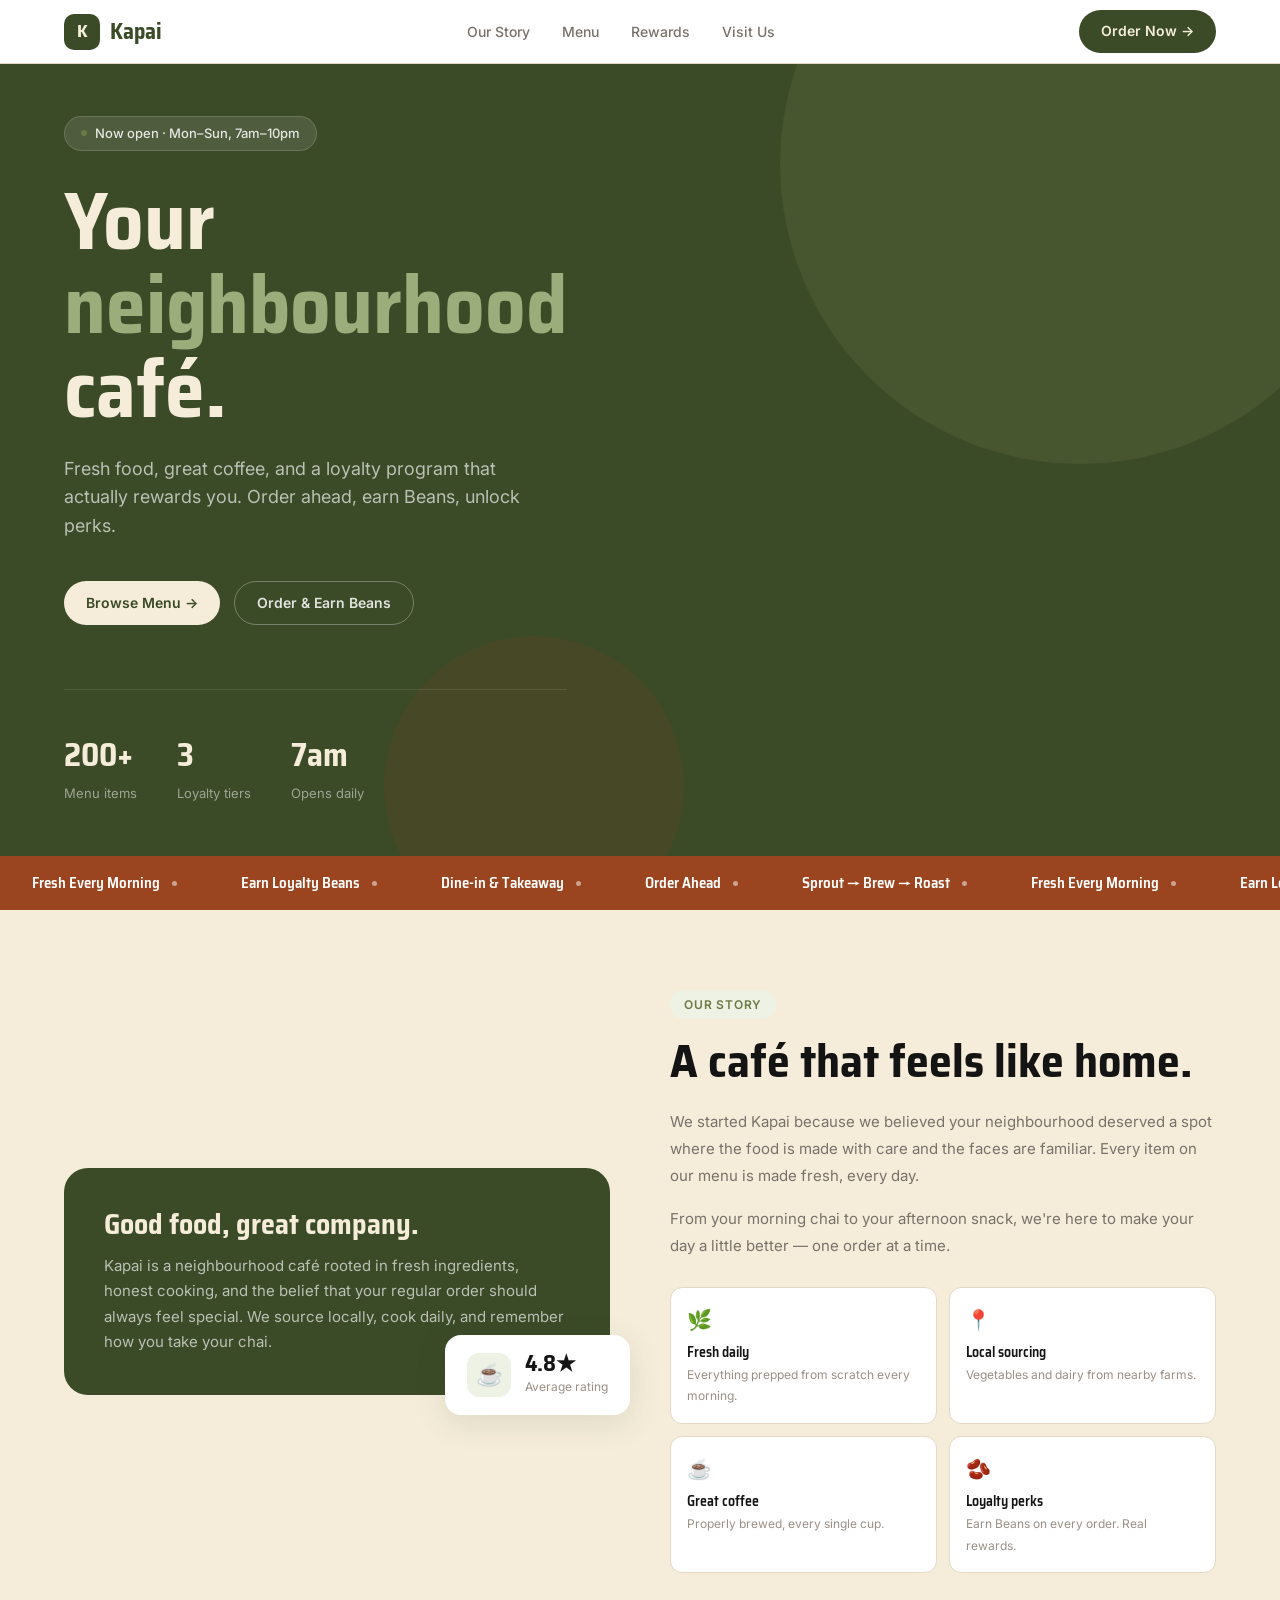
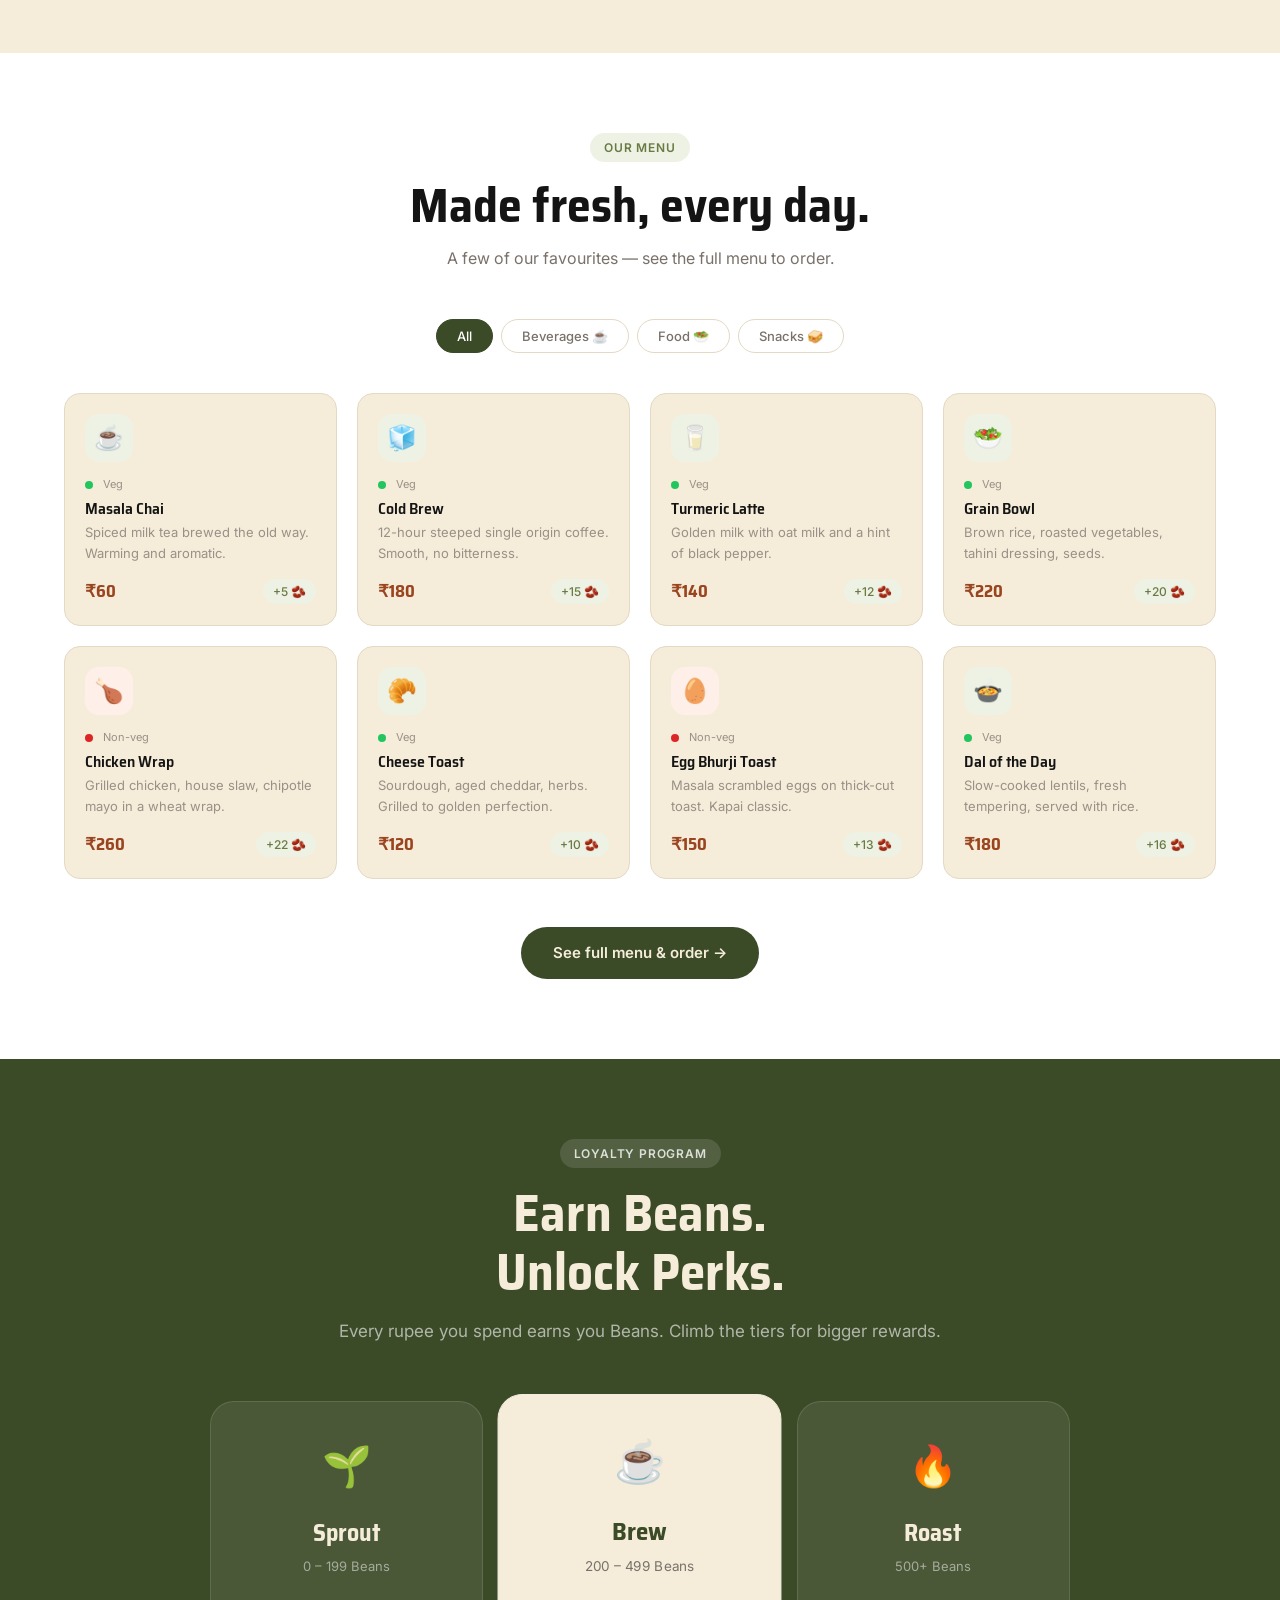
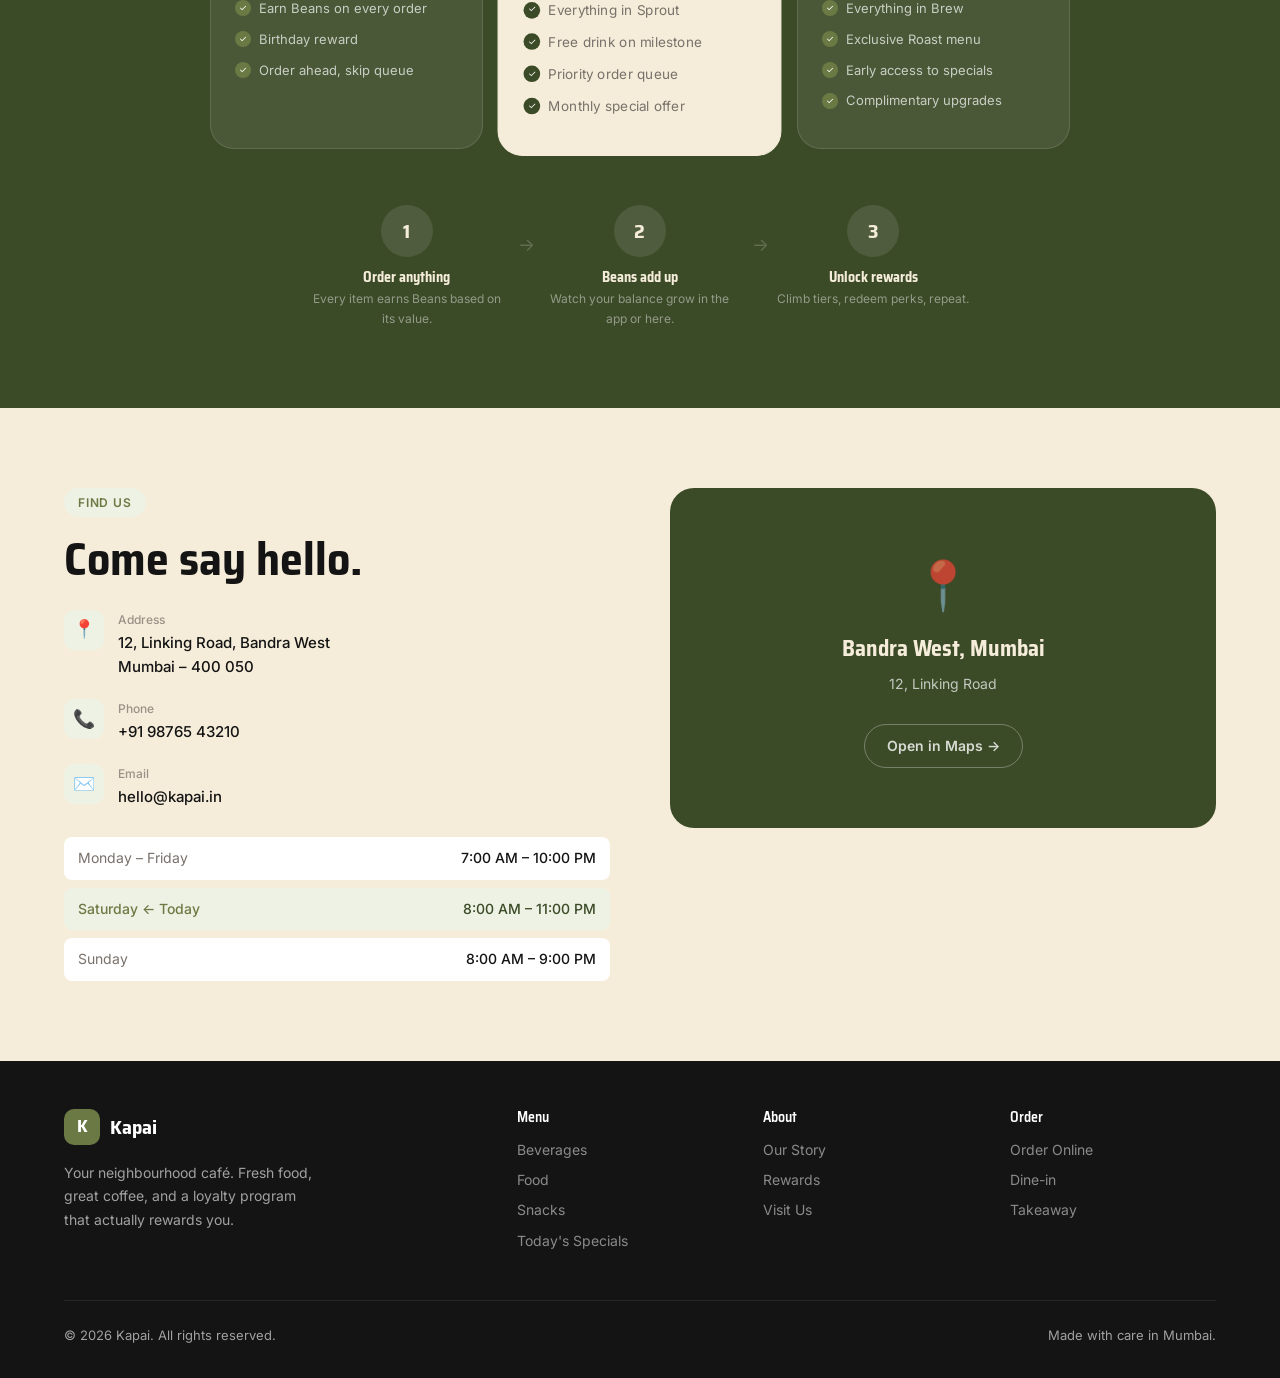
<file: website/index.html>
<!DOCTYPE html>
<html lang="en">
<head>
  <meta charset="UTF-8" />
  <meta name="viewport" content="width=device-width, initial-scale=1.0" />
  <title>Kapai — Your Neighbourhood Café</title>
  <link rel="stylesheet" href="style.css" />
  <link rel="icon" href="data:image/svg+xml,<svg xmlns='http://www.w3.org/2000/svg' viewBox='0 0 100 100'><rect width='100' height='100' rx='22' fill='%233B4A27'/><text y='.9em' font-size='72' x='50%' text-anchor='middle' dy='0.1em'>K</text></svg>" />
</head>
<body>

  <!-- NAV -->
  <nav>
    <a href="index.html" class="nav-logo">
      <div class="nav-logo-mark">K</div>
      <span class="nav-logo-text">Kapai</span>
    </a>
    <ul class="nav-links">
      <li><a href="#about">Our Story</a></li>
      <li><a href="#menu">Menu</a></li>
      <li><a href="#loyalty">Rewards</a></li>
      <li><a href="#location">Visit Us</a></li>
    </ul>
    <a href="menu.html" class="btn-primary">Order Now →</a>
  </nav>

  <!-- HERO -->
  <section class="hero">
    <div class="hero-bg-circles">
      <div class="hero-circle-1"></div>
      <div class="hero-circle-2"></div>
    </div>
    <div class="hero-content">
      <div class="hero-tag">
        <span class="hero-dot"></span>
        Now open · Mon–Sun, 7am–10pm
      </div>
      <h1>Your<br/><span>neighbourhood</span><br/>café.</h1>
      <p>Fresh food, great coffee, and a loyalty program that actually rewards you. Order ahead, earn Beans, unlock perks.</p>
      <div class="hero-ctas">
        <a href="menu.html" class="btn-primary" style="background:var(--cream);color:var(--olive);">Browse Menu →</a>
        <a href="menu.html" class="btn-secondary" style="border-color:rgba(255,255,255,0.3);color:rgba(255,255,255,0.85);">Order &amp; Earn Beans</a>
      </div>
      <div class="hero-stats">
        <div>
          <div class="hero-stat-value">200+</div>
          <div class="hero-stat-label">Menu items</div>
        </div>
        <div>
          <div class="hero-stat-value">3</div>
          <div class="hero-stat-label">Loyalty tiers</div>
        </div>
        <div>
          <div class="hero-stat-value">7am</div>
          <div class="hero-stat-label">Opens daily</div>
        </div>
      </div>
    </div>
  </section>

  <!-- MARQUEE -->
  <div class="marquee-strip" aria-hidden="true">
    <div class="marquee-inner">
      <span class="marquee-item">Fresh Every Morning <span class="marquee-dot"></span></span>
      <span class="marquee-item">Earn Loyalty Beans <span class="marquee-dot"></span></span>
      <span class="marquee-item">Dine-in &amp; Takeaway <span class="marquee-dot"></span></span>
      <span class="marquee-item">Order Ahead <span class="marquee-dot"></span></span>
      <span class="marquee-item">Sprout → Brew → Roast <span class="marquee-dot"></span></span>
      <span class="marquee-item">Fresh Every Morning <span class="marquee-dot"></span></span>
      <span class="marquee-item">Earn Loyalty Beans <span class="marquee-dot"></span></span>
      <span class="marquee-item">Dine-in &amp; Takeaway <span class="marquee-dot"></span></span>
      <span class="marquee-item">Order Ahead <span class="marquee-dot"></span></span>
      <span class="marquee-item">Sprout → Brew → Roast <span class="marquee-dot"></span></span>
    </div>
  </div>

  <!-- ABOUT -->
  <section class="about" id="about">
    <div class="about-visual">
      <div class="about-card-main">
        <h3>Good food, great company.</h3>
        <p>Kapai is a neighbourhood café rooted in fresh ingredients, honest cooking, and the belief that your regular order should always feel special. We source locally, cook daily, and remember how you take your chai.</p>
      </div>
      <div class="about-card-float">
        <div class="about-float-icon">☕</div>
        <div>
          <div class="about-float-value">4.8★</div>
          <div class="about-float-label">Average rating</div>
        </div>
      </div>
    </div>
    <div class="about-text">
      <span class="section-tag">Our Story</span>
      <h2>A café that feels like home.</h2>
      <p>We started Kapai because we believed your neighbourhood deserved a spot where the food is made with care and the faces are familiar. Every item on our menu is made fresh, every day.</p>
      <p>From your morning chai to your afternoon snack, we're here to make your day a little better — one order at a time.</p>
      <div class="about-pillars">
        <div class="about-pillar">
          <div class="about-pillar-icon">🌿</div>
          <h4>Fresh daily</h4>
          <p>Everything prepped from scratch every morning.</p>
        </div>
        <div class="about-pillar">
          <div class="about-pillar-icon">📍</div>
          <h4>Local sourcing</h4>
          <p>Vegetables and dairy from nearby farms.</p>
        </div>
        <div class="about-pillar">
          <div class="about-pillar-icon">☕</div>
          <h4>Great coffee</h4>
          <p>Properly brewed, every single cup.</p>
        </div>
        <div class="about-pillar">
          <div class="about-pillar-icon">🫘</div>
          <h4>Loyalty perks</h4>
          <p>Earn Beans on every order. Real rewards.</p>
        </div>
      </div>
    </div>
  </section>

  <!-- MENU HIGHLIGHTS -->
  <section class="menu-section" id="menu">
    <div class="section-header">
      <span class="section-tag">Our Menu</span>
      <h2>Made fresh, every day.</h2>
      <p>A few of our favourites — see the full menu to order.</p>
    </div>

    <div class="menu-categories">
      <button class="menu-cat-btn active" onclick="filterMenu('all', this)">All</button>
      <button class="menu-cat-btn" onclick="filterMenu('beverages', this)">Beverages ☕</button>
      <button class="menu-cat-btn" onclick="filterMenu('food', this)">Food 🥗</button>
      <button class="menu-cat-btn" onclick="filterMenu('snacks', this)">Snacks 🥪</button>
    </div>

    <div class="menu-grid" id="menuGrid">
      <div class="menu-card" data-cat="beverages">
        <div class="menu-card-icon veg">☕</div>
        <div style="display:flex;align-items:center;gap:4px;margin-bottom:6px;">
          <span class="veg-dot" style="background:#22C55E;"></span>
          <span style="font-size:11px;color:var(--text-light);">Veg</span>
        </div>
        <h4>Masala Chai</h4>
        <p class="menu-card-desc">Spiced milk tea brewed the old way. Warming and aromatic.</p>
        <div class="menu-card-footer">
          <span class="menu-card-price">₹60</span>
          <span class="menu-card-beans">+5 🫘</span>
        </div>
      </div>
      <div class="menu-card" data-cat="beverages">
        <div class="menu-card-icon veg">🧊</div>
        <div style="display:flex;align-items:center;gap:4px;margin-bottom:6px;">
          <span class="veg-dot" style="background:#22C55E;"></span>
          <span style="font-size:11px;color:var(--text-light);">Veg</span>
        </div>
        <h4>Cold Brew</h4>
        <p class="menu-card-desc">12-hour steeped single origin coffee. Smooth, no bitterness.</p>
        <div class="menu-card-footer">
          <span class="menu-card-price">₹180</span>
          <span class="menu-card-beans">+15 🫘</span>
        </div>
      </div>
      <div class="menu-card" data-cat="beverages">
        <div class="menu-card-icon veg">🥛</div>
        <div style="display:flex;align-items:center;gap:4px;margin-bottom:6px;">
          <span class="veg-dot" style="background:#22C55E;"></span>
          <span style="font-size:11px;color:var(--text-light);">Veg</span>
        </div>
        <h4>Turmeric Latte</h4>
        <p class="menu-card-desc">Golden milk with oat milk and a hint of black pepper.</p>
        <div class="menu-card-footer">
          <span class="menu-card-price">₹140</span>
          <span class="menu-card-beans">+12 🫘</span>
        </div>
      </div>
      <div class="menu-card" data-cat="food">
        <div class="menu-card-icon veg">🥗</div>
        <div style="display:flex;align-items:center;gap:4px;margin-bottom:6px;">
          <span class="veg-dot" style="background:#22C55E;"></span>
          <span style="font-size:11px;color:var(--text-light);">Veg</span>
        </div>
        <h4>Grain Bowl</h4>
        <p class="menu-card-desc">Brown rice, roasted vegetables, tahini dressing, seeds.</p>
        <div class="menu-card-footer">
          <span class="menu-card-price">₹220</span>
          <span class="menu-card-beans">+20 🫘</span>
        </div>
      </div>
      <div class="menu-card" data-cat="food">
        <div class="menu-card-icon nonveg">🍗</div>
        <div style="display:flex;align-items:center;gap:4px;margin-bottom:6px;">
          <span class="veg-dot" style="background:#DC2626;"></span>
          <span style="font-size:11px;color:var(--text-light);">Non-veg</span>
        </div>
        <h4>Chicken Wrap</h4>
        <p class="menu-card-desc">Grilled chicken, house slaw, chipotle mayo in a wheat wrap.</p>
        <div class="menu-card-footer">
          <span class="menu-card-price">₹260</span>
          <span class="menu-card-beans">+22 🫘</span>
        </div>
      </div>
      <div class="menu-card" data-cat="snacks">
        <div class="menu-card-icon veg">🥐</div>
        <div style="display:flex;align-items:center;gap:4px;margin-bottom:6px;">
          <span class="veg-dot" style="background:#22C55E;"></span>
          <span style="font-size:11px;color:var(--text-light);">Veg</span>
        </div>
        <h4>Cheese Toast</h4>
        <p class="menu-card-desc">Sourdough, aged cheddar, herbs. Grilled to golden perfection.</p>
        <div class="menu-card-footer">
          <span class="menu-card-price">₹120</span>
          <span class="menu-card-beans">+10 🫘</span>
        </div>
      </div>
      <div class="menu-card" data-cat="snacks">
        <div class="menu-card-icon nonveg">🥚</div>
        <div style="display:flex;align-items:center;gap:4px;margin-bottom:6px;">
          <span class="veg-dot" style="background:#DC2626;"></span>
          <span style="font-size:11px;color:var(--text-light);">Non-veg</span>
        </div>
        <h4>Egg Bhurji Toast</h4>
        <p class="menu-card-desc">Masala scrambled eggs on thick-cut toast. Kapai classic.</p>
        <div class="menu-card-footer">
          <span class="menu-card-price">₹150</span>
          <span class="menu-card-beans">+13 🫘</span>
        </div>
      </div>
      <div class="menu-card" data-cat="food">
        <div class="menu-card-icon veg">🍲</div>
        <div style="display:flex;align-items:center;gap:4px;margin-bottom:6px;">
          <span class="veg-dot" style="background:#22C55E;"></span>
          <span style="font-size:11px;color:var(--text-light);">Veg</span>
        </div>
        <h4>Dal of the Day</h4>
        <p class="menu-card-desc">Slow-cooked lentils, fresh tempering, served with rice.</p>
        <div class="menu-card-footer">
          <span class="menu-card-price">₹180</span>
          <span class="menu-card-beans">+16 🫘</span>
        </div>
      </div>
    </div>

    <div class="menu-cta">
      <a href="menu.html" class="btn-primary" style="font-size:15px;padding:14px 32px;">See full menu &amp; order →</a>
    </div>
  </section>

  <!-- LOYALTY -->
  <section class="loyalty" id="loyalty">
    <span class="section-tag">Loyalty Program</span>
    <h2>Earn Beans.<br/>Unlock Perks.</h2>
    <p>Every rupee you spend earns you Beans. Climb the tiers for bigger rewards.</p>

    <div class="tiers">
      <div class="tier-card">
        <div class="tier-icon">🌱</div>
        <div class="tier-name">Sprout</div>
        <div class="tier-beans">0 – 199 Beans</div>
        <ul class="tier-perks">
          <li><span class="tier-check">✓</span>Earn Beans on every order</li>
          <li><span class="tier-check">✓</span>Birthday reward</li>
          <li><span class="tier-check">✓</span>Order ahead, skip queue</li>
        </ul>
      </div>
      <div class="tier-card featured">
        <div class="tier-icon">☕</div>
        <div class="tier-name">Brew</div>
        <div class="tier-beans">200 – 499 Beans</div>
        <ul class="tier-perks">
          <li><span class="tier-check">✓</span>Everything in Sprout</li>
          <li><span class="tier-check">✓</span>Free drink on milestone</li>
          <li><span class="tier-check">✓</span>Priority order queue</li>
          <li><span class="tier-check">✓</span>Monthly special offer</li>
        </ul>
      </div>
      <div class="tier-card">
        <div class="tier-icon">🔥</div>
        <div class="tier-name">Roast</div>
        <div class="tier-beans">500+ Beans</div>
        <ul class="tier-perks">
          <li><span class="tier-check">✓</span>Everything in Brew</li>
          <li><span class="tier-check">✓</span>Exclusive Roast menu</li>
          <li><span class="tier-check">✓</span>Early access to specials</li>
          <li><span class="tier-check">✓</span>Complimentary upgrades</li>
        </ul>
      </div>
    </div>

    <div class="how-it-works">
      <div class="how-step">
        <div class="how-step-num">1</div>
        <h4>Order anything</h4>
        <p>Every item earns Beans based on its value.</p>
      </div>
      <div class="how-step">
        <div class="how-step-num">2</div>
        <h4>Beans add up</h4>
        <p>Watch your balance grow in the app or here.</p>
      </div>
      <div class="how-step">
        <div class="how-step-num">3</div>
        <h4>Unlock rewards</h4>
        <p>Climb tiers, redeem perks, repeat.</p>
      </div>
    </div>
  </section>

  <!-- LOCATION -->
  <section class="location" id="location">
    <div>
      <span class="section-tag">Find Us</span>
      <h2>Come say hello.</h2>

      <div class="info-row">
        <div class="info-icon">📍</div>
        <div>
          <div class="info-label">Address</div>
          <div class="info-value">12, Linking Road, Bandra West<br/>Mumbai – 400 050</div>
        </div>
      </div>

      <div class="info-row">
        <div class="info-icon">📞</div>
        <div>
          <div class="info-label">Phone</div>
          <div class="info-value">+91 98765 43210</div>
        </div>
      </div>

      <div class="info-row">
        <div class="info-icon">✉️</div>
        <div>
          <div class="info-label">Email</div>
          <div class="info-value">hello@kapai.in</div>
        </div>
      </div>

      <div class="hours-grid">
        <div class="hours-row">
          <span class="hours-day">Monday – Friday</span>
          <span class="hours-time">7:00 AM – 10:00 PM</span>
        </div>
        <div class="hours-row today">
          <span class="hours-day">Saturday ← Today</span>
          <span class="hours-time">8:00 AM – 11:00 PM</span>
        </div>
        <div class="hours-row">
          <span class="hours-day">Sunday</span>
          <span class="hours-time">8:00 AM – 9:00 PM</span>
        </div>
      </div>
    </div>

    <div class="map-placeholder">
      <div class="map-pin">📍</div>
      <h3>Bandra West, Mumbai</h3>
      <p>12, Linking Road</p>
      <a href="https://maps.google.com" target="_blank" class="btn-secondary" style="margin-top:16px;border-color:rgba(255,255,255,0.3);color:rgba(255,255,255,0.8);">Open in Maps →</a>
    </div>
  </section>

  <!-- FOOTER -->
  <footer>
    <div class="footer-top">
      <div class="footer-brand">
        <a href="index.html" class="footer-logo">
          <div class="footer-logo-mark">K</div>
          <span class="footer-logo-text">Kapai</span>
        </a>
        <p>Your neighbourhood café. Fresh food, great coffee, and a loyalty program that actually rewards you.</p>
      </div>
      <div class="footer-col">
        <h4>Menu</h4>
        <a href="menu.html">Beverages</a>
        <a href="menu.html">Food</a>
        <a href="menu.html">Snacks</a>
        <a href="menu.html">Today's Specials</a>
      </div>
      <div class="footer-col">
        <h4>About</h4>
        <a href="#about">Our Story</a>
        <a href="#loyalty">Rewards</a>
        <a href="#location">Visit Us</a>
      </div>
      <div class="footer-col">
        <h4>Order</h4>
        <a href="menu.html">Order Online</a>
        <a href="menu.html">Dine-in</a>
        <a href="menu.html">Takeaway</a>
      </div>
    </div>
    <div class="footer-bottom">
      <span>© 2026 Kapai. All rights reserved.</span>
      <span>Made with care in Mumbai.</span>
    </div>
  </footer>

  <script>
    function filterMenu(cat, btn) {
      document.querySelectorAll('.menu-cat-btn').forEach(b => b.classList.remove('active'));
      btn.classList.add('active');
      document.querySelectorAll('.menu-card').forEach(card => {
        card.style.display = (cat === 'all' || card.dataset.cat === cat) ? '' : 'none';
      });
    }
  </script>
</body>
</html>
</file>
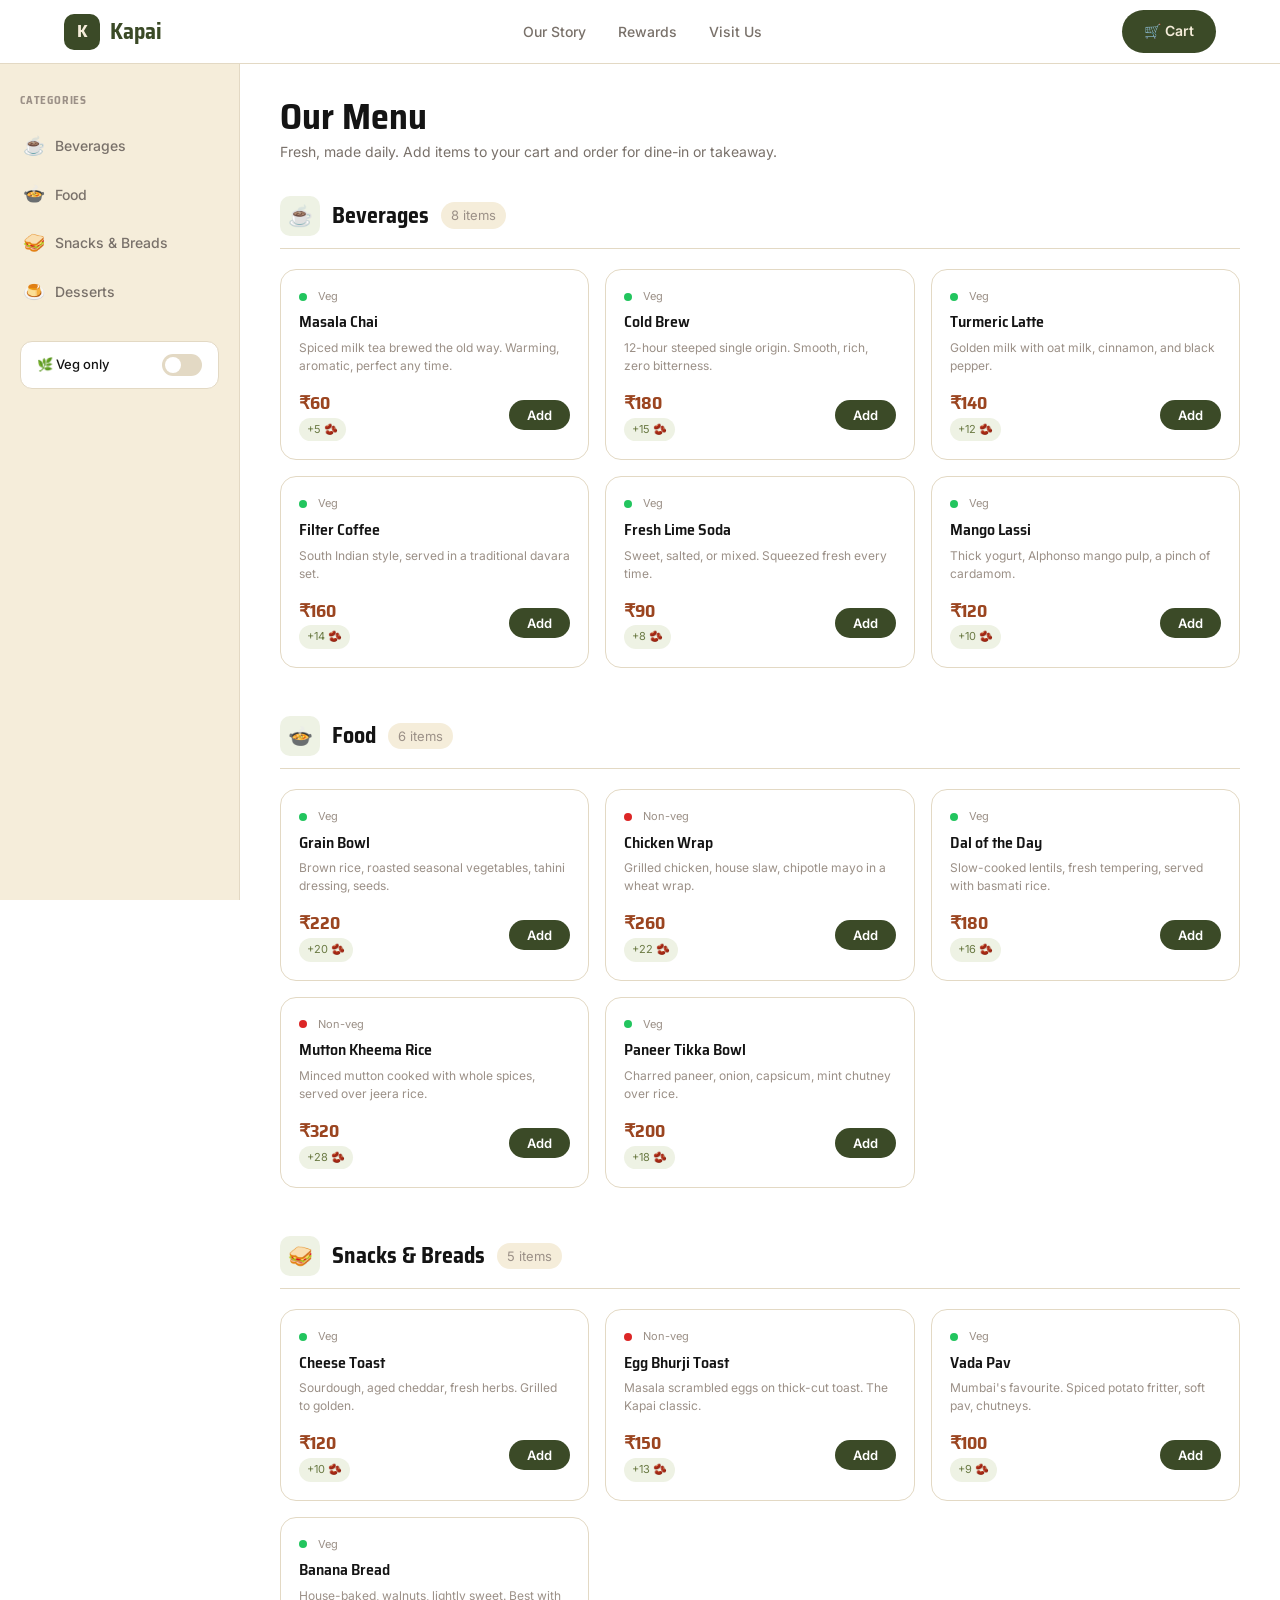
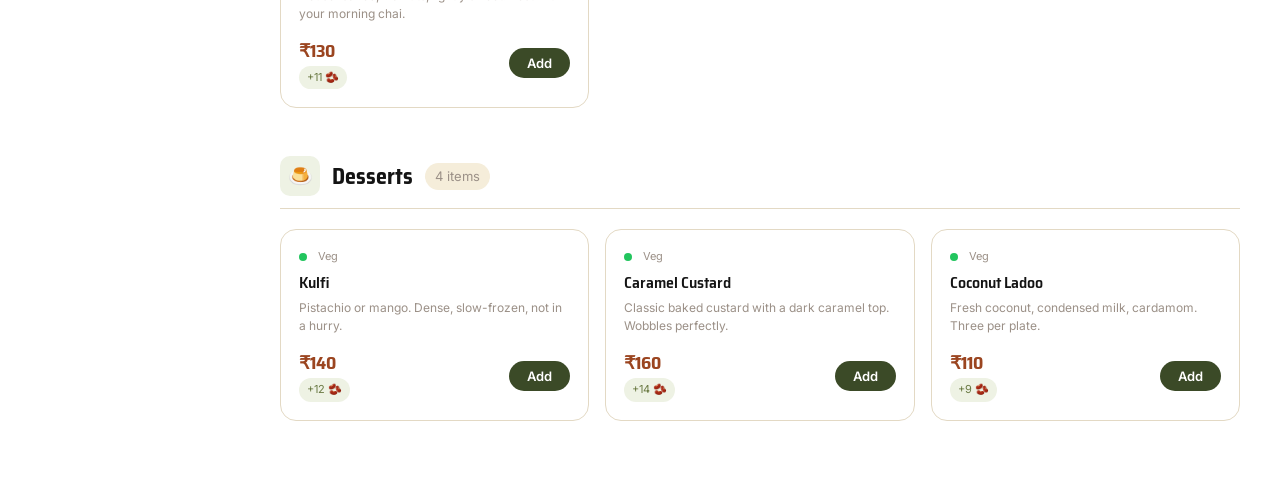
<file: website/menu.html>
<!DOCTYPE html>
<html lang="en">
<head>
  <meta charset="UTF-8" />
  <meta name="viewport" content="width=device-width, initial-scale=1.0" />
  <title>Menu — Kapai</title>
  <link rel="stylesheet" href="style.css" />
  <link rel="icon" href="data:image/svg+xml,<svg xmlns='http://www.w3.org/2000/svg' viewBox='0 0 100 100'><rect width='100' height='100' rx='22' fill='%233B4A27'/><text y='.9em' font-size='72' x='50%' text-anchor='middle' dy='0.1em'>K</text></svg>" />
  <style>
    .menu-page { display: grid; grid-template-columns: 240px 1fr; min-height: calc(100vh - 64px); }

    .menu-sidebar {
      background: var(--cream);
      border-right: 1px solid var(--cream-dark);
      padding: 28px 0;
      position: sticky;
      top: 64px;
      height: calc(100vh - 64px);
      overflow-y: auto;
    }

    .sidebar-title {
      font-family: var(--font-display);
      font-size: 11px;
      font-weight: 700;
      letter-spacing: 0.8px;
      text-transform: uppercase;
      color: var(--text-light);
      padding: 0 20px;
      margin-bottom: 12px;
    }

    .sidebar-cat {
      display: flex;
      align-items: center;
      gap: 10px;
      padding: 10px 20px;
      cursor: pointer;
      font-size: 14px;
      font-weight: 500;
      color: var(--text-mid);
      transition: all 0.15s;
      border-left: 3px solid transparent;
    }

    .sidebar-cat:hover { background: var(--cream-dark); color: var(--charcoal); }
    .sidebar-cat.active { color: var(--olive); background: var(--moss-light); border-left-color: var(--olive); }

    .sidebar-cat-icon { font-size: 18px; }

    .sidebar-veg-toggle {
      margin: 20px;
      padding: 12px 16px;
      background: white;
      border-radius: var(--radius-md);
      border: 1px solid var(--cream-dark);
      display: flex;
      align-items: center;
      justify-content: space-between;
    }

    .toggle-label { font-size: 13px; font-weight: 500; color: var(--charcoal); }

    .toggle-switch {
      width: 40px;
      height: 22px;
      background: var(--cream-dark);
      border-radius: 11px;
      position: relative;
      cursor: pointer;
      transition: background 0.2s;
    }

    .toggle-switch.on { background: var(--moss); }

    .toggle-knob {
      position: absolute;
      width: 16px;
      height: 16px;
      border-radius: 50%;
      background: white;
      top: 3px;
      left: 3px;
      transition: transform 0.2s;
    }

    .toggle-switch.on .toggle-knob { transform: translateX(18px); }

    .menu-main { padding: 32px 40px; }

    .menu-main-header { margin-bottom: 32px; }
    .menu-main-header h1 { font-size: 36px; margin-bottom: 4px; }
    .menu-main-header p { font-size: 14px; color: var(--text-mid); }

    .category-section { margin-bottom: 48px; scroll-margin-top: 80px; }

    .category-header {
      display: flex;
      align-items: center;
      gap: 12px;
      margin-bottom: 20px;
      padding-bottom: 12px;
      border-bottom: 1.5px solid var(--cream-dark);
    }

    .category-header-icon {
      width: 40px;
      height: 40px;
      background: var(--moss-light);
      border-radius: 10px;
      display: flex;
      align-items: center;
      justify-content: center;
      font-size: 20px;
    }

    .category-header h2 {
      font-size: 22px;
      font-family: var(--font-display);
    }

    .category-count {
      font-size: 13px;
      color: var(--text-light);
      background: var(--cream);
      padding: 3px 10px;
      border-radius: var(--radius-full);
    }

    .items-grid {
      display: grid;
      grid-template-columns: repeat(auto-fill, minmax(280px, 1fr));
      gap: 16px;
    }

    .item-card {
      background: white;
      border: 1px solid var(--cream-dark);
      border-radius: var(--radius-lg);
      padding: 18px;
      display: flex;
      flex-direction: column;
      gap: 10px;
      transition: box-shadow 0.2s, transform 0.15s;
    }

    .item-card:hover {
      box-shadow: 0 4px 20px rgba(59,74,39,0.08);
      transform: translateY(-2px);
    }

    .item-card.hidden { display: none; }

    .item-top {
      display: flex;
      align-items: flex-start;
      justify-content: space-between;
      gap: 12px;
    }

    .item-info { flex: 1; }

    .item-veg-row {
      display: flex;
      align-items: center;
      gap: 5px;
      margin-bottom: 4px;
    }

    .item-name {
      font-family: var(--font-display);
      font-size: 16px;
      font-weight: 600;
      color: var(--charcoal);
      margin-bottom: 4px;
    }

    .item-desc {
      font-size: 12px;
      color: var(--text-light);
      line-height: 1.5;
    }

    .item-bottom {
      display: flex;
      align-items: center;
      justify-content: space-between;
      margin-top: 4px;
    }

    .item-price {
      font-family: var(--font-display);
      font-size: 18px;
      font-weight: 700;
      color: var(--terracotta);
    }

    .item-beans {
      font-size: 11px;
      color: var(--moss);
      background: var(--moss-light);
      padding: 3px 8px;
      border-radius: var(--radius-full);
    }

    .item-qty {
      display: flex;
      align-items: center;
      gap: 0;
      background: var(--cream);
      border-radius: var(--radius-full);
      overflow: hidden;
      border: 1px solid var(--cream-dark);
    }

    .qty-btn {
      width: 32px;
      height: 32px;
      background: none;
      border: none;
      font-size: 18px;
      font-weight: 500;
      color: var(--olive);
      cursor: pointer;
      display: flex;
      align-items: center;
      justify-content: center;
      transition: background 0.15s;
    }

    .qty-btn:hover { background: var(--cream-dark); }

    .qty-num {
      min-width: 28px;
      text-align: center;
      font-size: 14px;
      font-weight: 600;
      color: var(--charcoal);
    }

    .add-btn {
      background: var(--olive);
      color: white;
      border: none;
      border-radius: var(--radius-full);
      padding: 7px 18px;
      font-size: 13px;
      font-weight: 600;
      cursor: pointer;
      font-family: var(--font-body);
      transition: background 0.15s;
    }

    .add-btn:hover { background: var(--olive-dark); }

    /* ── CART ── */
    .cart-panel {
      position: fixed;
      bottom: 24px;
      right: 24px;
      z-index: 200;
    }

    .cart-fab {
      background: var(--olive);
      color: white;
      border: none;
      border-radius: var(--radius-full);
      padding: 14px 24px;
      font-size: 15px;
      font-weight: 600;
      font-family: var(--font-body);
      cursor: pointer;
      display: flex;
      align-items: center;
      gap: 10px;
      box-shadow: 0 8px 24px rgba(59,74,39,0.35);
      transition: transform 0.15s, background 0.15s;
    }

    .cart-fab:hover { transform: scale(1.04); background: var(--olive-dark); }
    .cart-fab.hidden { display: none; }

    .cart-count {
      background: var(--terracotta);
      color: white;
      font-size: 12px;
      font-weight: 700;
      width: 22px;
      height: 22px;
      border-radius: 50%;
      display: flex;
      align-items: center;
      justify-content: center;
    }

    /* ── CHECKOUT MODAL ── */
    .modal-backdrop {
      display: none;
      position: fixed;
      inset: 0;
      background: rgba(0,0,0,0.5);
      z-index: 300;
      align-items: center;
      justify-content: center;
      padding: 20px;
    }

    .modal-backdrop.open { display: flex; }

    .modal {
      background: white;
      border-radius: var(--radius-xl);
      width: 100%;
      max-width: 480px;
      max-height: 90vh;
      overflow-y: auto;
      padding: 28px;
    }

    .modal-header {
      display: flex;
      align-items: center;
      justify-content: space-between;
      margin-bottom: 24px;
    }

    .modal-header h3 { font-size: 22px; font-family: var(--font-display); }

    .modal-close {
      background: var(--cream);
      border: none;
      width: 32px;
      height: 32px;
      border-radius: 50%;
      font-size: 18px;
      cursor: pointer;
      display: flex;
      align-items: center;
      justify-content: center;
      color: var(--text-mid);
    }

    .cart-items { margin-bottom: 20px; }

    .cart-item-row {
      display: flex;
      align-items: center;
      justify-content: space-between;
      padding: 10px 0;
      border-bottom: 1px solid var(--cream-dark);
      font-size: 14px;
    }

    .cart-item-name { font-weight: 500; }
    .cart-item-sub { font-size: 12px; color: var(--text-light); margin-top: 2px; }
    .cart-item-price { font-weight: 600; color: var(--charcoal); }

    .order-type-toggle {
      display: grid;
      grid-template-columns: 1fr 1fr;
      gap: 8px;
      margin-bottom: 16px;
    }

    .order-type-btn {
      padding: 10px;
      border-radius: var(--radius-md);
      border: 1.5px solid var(--cream-dark);
      background: var(--cream);
      font-size: 14px;
      font-weight: 500;
      cursor: pointer;
      font-family: var(--font-body);
      transition: all 0.15s;
      color: var(--text-mid);
    }

    .order-type-btn.active {
      background: var(--olive);
      border-color: var(--olive);
      color: white;
    }

    .modal-input {
      width: 100%;
      padding: 10px 14px;
      border: 1.5px solid var(--cream-dark);
      border-radius: var(--radius-md);
      font-size: 14px;
      font-family: var(--font-body);
      background: var(--cream);
      color: var(--charcoal);
      margin-bottom: 16px;
      outline: none;
      transition: border-color 0.15s;
    }

    .modal-input:focus { border-color: var(--olive); background: white; }

    .modal-summary {
      background: var(--cream);
      border-radius: var(--radius-md);
      padding: 14px;
      margin-bottom: 20px;
    }

    .summary-row {
      display: flex;
      justify-content: space-between;
      font-size: 14px;
      padding: 4px 0;
    }

    .summary-row.total {
      border-top: 1px solid var(--cream-dark);
      margin-top: 6px;
      padding-top: 10px;
      font-weight: 700;
      font-size: 16px;
    }

    .summary-beans { color: var(--moss); }

    .place-order-btn {
      width: 100%;
      padding: 14px;
      background: var(--olive);
      color: white;
      border: none;
      border-radius: var(--radius-full);
      font-size: 16px;
      font-weight: 600;
      font-family: var(--font-body);
      cursor: pointer;
      transition: background 0.15s;
    }

    .place-order-btn:hover { background: var(--olive-dark); }

    .success-state {
      text-align: center;
      padding: 20px 0;
      display: none;
    }

    .success-icon { font-size: 56px; margin-bottom: 16px; }
    .success-state h3 { font-size: 24px; margin-bottom: 8px; }
    .success-state p { font-size: 15px; color: var(--text-mid); }

    @media (max-width: 768px) {
      .menu-page { grid-template-columns: 1fr; }
      .menu-sidebar { display: none; }
      .menu-main { padding: 20px; }
      .items-grid { grid-template-columns: 1fr; }
    }
  </style>
</head>
<body>

  <!-- NAV -->
  <nav>
    <a href="index.html" class="nav-logo">
      <div class="nav-logo-mark">K</div>
      <span class="nav-logo-text">Kapai</span>
    </a>
    <ul class="nav-links">
      <li><a href="index.html#about">Our Story</a></li>
      <li><a href="index.html#loyalty">Rewards</a></li>
      <li><a href="index.html#location">Visit Us</a></li>
    </ul>
    <a href="#" class="btn-primary" onclick="openCart(); return false;">
      🛒 Cart <span id="navCartCount" style="background:var(--terracotta);color:white;border-radius:50%;width:20px;height:20px;display:inline-flex;align-items:center;justify-content:center;font-size:11px;display:none;" id="navBadge">0</span>
    </a>
  </nav>

  <div class="menu-page">

    <!-- SIDEBAR -->
    <aside class="menu-sidebar">
      <div class="sidebar-title">Categories</div>
      <div class="sidebar-cat active" onclick="scrollTo('beverages', this)">
        <span class="sidebar-cat-icon">☕</span> Beverages
      </div>
      <div class="sidebar-cat" onclick="scrollTo('food', this)">
        <span class="sidebar-cat-icon">🍲</span> Food
      </div>
      <div class="sidebar-cat" onclick="scrollTo('snacks', this)">
        <span class="sidebar-cat-icon">🥪</span> Snacks &amp; Breads
      </div>
      <div class="sidebar-cat" onclick="scrollTo('desserts', this)">
        <span class="sidebar-cat-icon">🍮</span> Desserts
      </div>

      <div class="sidebar-veg-toggle" style="margin-top:24px;">
        <span class="toggle-label">🌿 Veg only</span>
        <div class="toggle-switch" id="vegToggle" onclick="toggleVeg()">
          <div class="toggle-knob"></div>
        </div>
      </div>
    </aside>

    <!-- MAIN -->
    <main class="menu-main">
      <div class="menu-main-header">
        <h1>Our Menu</h1>
        <p>Fresh, made daily. Add items to your cart and order for dine-in or takeaway.</p>
      </div>

      <!-- BEVERAGES -->
      <div class="category-section" id="beverages">
        <div class="category-header">
          <div class="category-header-icon">☕</div>
          <h2>Beverages</h2>
          <span class="category-count">8 items</span>
        </div>
        <div class="items-grid">
          <div class="item-card" data-veg="true" data-price="60" data-beans="5" data-name="Masala Chai">
            <div class="item-top">
              <div class="item-info">
                <div class="item-veg-row"><span class="veg-dot" style="background:#22C55E;"></span><span style="font-size:11px;color:var(--text-light)">Veg</span></div>
                <div class="item-name">Masala Chai</div>
                <div class="item-desc">Spiced milk tea brewed the old way. Warming, aromatic, perfect any time.</div>
              </div>
            </div>
            <div class="item-bottom">
              <div>
                <div class="item-price">₹60</div>
                <div class="item-beans">+5 🫘</div>
              </div>
              <div class="item-qty" style="display:none">
                <button class="qty-btn" onclick="changeQty(this, -1)">−</button>
                <span class="qty-num">1</span>
                <button class="qty-btn" onclick="changeQty(this, 1)">+</button>
              </div>
              <button class="add-btn" onclick="addItem(this)">Add</button>
            </div>
          </div>

          <div class="item-card" data-veg="true" data-price="180" data-beans="15" data-name="Cold Brew">
            <div class="item-top">
              <div class="item-info">
                <div class="item-veg-row"><span class="veg-dot" style="background:#22C55E;"></span><span style="font-size:11px;color:var(--text-light)">Veg</span></div>
                <div class="item-name">Cold Brew</div>
                <div class="item-desc">12-hour steeped single origin. Smooth, rich, zero bitterness.</div>
              </div>
            </div>
            <div class="item-bottom">
              <div>
                <div class="item-price">₹180</div>
                <div class="item-beans">+15 🫘</div>
              </div>
              <div class="item-qty" style="display:none">
                <button class="qty-btn" onclick="changeQty(this, -1)">−</button>
                <span class="qty-num">1</span>
                <button class="qty-btn" onclick="changeQty(this, 1)">+</button>
              </div>
              <button class="add-btn" onclick="addItem(this)">Add</button>
            </div>
          </div>

          <div class="item-card" data-veg="true" data-price="140" data-beans="12" data-name="Turmeric Latte">
            <div class="item-top">
              <div class="item-info">
                <div class="item-veg-row"><span class="veg-dot" style="background:#22C55E;"></span><span style="font-size:11px;color:var(--text-light)">Veg</span></div>
                <div class="item-name">Turmeric Latte</div>
                <div class="item-desc">Golden milk with oat milk, cinnamon, and black pepper.</div>
              </div>
            </div>
            <div class="item-bottom">
              <div>
                <div class="item-price">₹140</div>
                <div class="item-beans">+12 🫘</div>
              </div>
              <div class="item-qty" style="display:none">
                <button class="qty-btn" onclick="changeQty(this, -1)">−</button>
                <span class="qty-num">1</span>
                <button class="qty-btn" onclick="changeQty(this, 1)">+</button>
              </div>
              <button class="add-btn" onclick="addItem(this)">Add</button>
            </div>
          </div>

          <div class="item-card" data-veg="true" data-price="160" data-beans="14" data-name="Filter Coffee">
            <div class="item-top">
              <div class="item-info">
                <div class="item-veg-row"><span class="veg-dot" style="background:#22C55E;"></span><span style="font-size:11px;color:var(--text-light)">Veg</span></div>
                <div class="item-name">Filter Coffee</div>
                <div class="item-desc">South Indian style, served in a traditional davara set.</div>
              </div>
            </div>
            <div class="item-bottom">
              <div>
                <div class="item-price">₹160</div>
                <div class="item-beans">+14 🫘</div>
              </div>
              <div class="item-qty" style="display:none">
                <button class="qty-btn" onclick="changeQty(this, -1)">−</button>
                <span class="qty-num">1</span>
                <button class="qty-btn" onclick="changeQty(this, 1)">+</button>
              </div>
              <button class="add-btn" onclick="addItem(this)">Add</button>
            </div>
          </div>

          <div class="item-card" data-veg="true" data-price="90" data-beans="8" data-name="Fresh Lime Soda">
            <div class="item-top">
              <div class="item-info">
                <div class="item-veg-row"><span class="veg-dot" style="background:#22C55E;"></span><span style="font-size:11px;color:var(--text-light)">Veg</span></div>
                <div class="item-name">Fresh Lime Soda</div>
                <div class="item-desc">Sweet, salted, or mixed. Squeezed fresh every time.</div>
              </div>
            </div>
            <div class="item-bottom">
              <div>
                <div class="item-price">₹90</div>
                <div class="item-beans">+8 🫘</div>
              </div>
              <div class="item-qty" style="display:none">
                <button class="qty-btn" onclick="changeQty(this, -1)">−</button>
                <span class="qty-num">1</span>
                <button class="qty-btn" onclick="changeQty(this, 1)">+</button>
              </div>
              <button class="add-btn" onclick="addItem(this)">Add</button>
            </div>
          </div>

          <div class="item-card" data-veg="true" data-price="120" data-beans="10" data-name="Mango Lassi">
            <div class="item-top">
              <div class="item-info">
                <div class="item-veg-row"><span class="veg-dot" style="background:#22C55E;"></span><span style="font-size:11px;color:var(--text-light)">Veg</span></div>
                <div class="item-name">Mango Lassi</div>
                <div class="item-desc">Thick yogurt, Alphonso mango pulp, a pinch of cardamom.</div>
              </div>
            </div>
            <div class="item-bottom">
              <div>
                <div class="item-price">₹120</div>
                <div class="item-beans">+10 🫘</div>
              </div>
              <div class="item-qty" style="display:none">
                <button class="qty-btn" onclick="changeQty(this, -1)">−</button>
                <span class="qty-num">1</span>
                <button class="qty-btn" onclick="changeQty(this, 1)">+</button>
              </div>
              <button class="add-btn" onclick="addItem(this)">Add</button>
            </div>
          </div>
        </div>
      </div>

      <!-- FOOD -->
      <div class="category-section" id="food">
        <div class="category-header">
          <div class="category-header-icon">🍲</div>
          <h2>Food</h2>
          <span class="category-count">6 items</span>
        </div>
        <div class="items-grid">
          <div class="item-card" data-veg="true" data-price="220" data-beans="20" data-name="Grain Bowl">
            <div class="item-top">
              <div class="item-info">
                <div class="item-veg-row"><span class="veg-dot" style="background:#22C55E;"></span><span style="font-size:11px;color:var(--text-light)">Veg</span></div>
                <div class="item-name">Grain Bowl</div>
                <div class="item-desc">Brown rice, roasted seasonal vegetables, tahini dressing, seeds.</div>
              </div>
            </div>
            <div class="item-bottom">
              <div>
                <div class="item-price">₹220</div>
                <div class="item-beans">+20 🫘</div>
              </div>
              <div class="item-qty" style="display:none">
                <button class="qty-btn" onclick="changeQty(this, -1)">−</button>
                <span class="qty-num">1</span>
                <button class="qty-btn" onclick="changeQty(this, 1)">+</button>
              </div>
              <button class="add-btn" onclick="addItem(this)">Add</button>
            </div>
          </div>

          <div class="item-card" data-veg="false" data-price="260" data-beans="22" data-name="Chicken Wrap">
            <div class="item-top">
              <div class="item-info">
                <div class="item-veg-row"><span class="veg-dot" style="background:#DC2626;"></span><span style="font-size:11px;color:var(--text-light)">Non-veg</span></div>
                <div class="item-name">Chicken Wrap</div>
                <div class="item-desc">Grilled chicken, house slaw, chipotle mayo in a wheat wrap.</div>
              </div>
            </div>
            <div class="item-bottom">
              <div>
                <div class="item-price">₹260</div>
                <div class="item-beans">+22 🫘</div>
              </div>
              <div class="item-qty" style="display:none">
                <button class="qty-btn" onclick="changeQty(this, -1)">−</button>
                <span class="qty-num">1</span>
                <button class="qty-btn" onclick="changeQty(this, 1)">+</button>
              </div>
              <button class="add-btn" onclick="addItem(this)">Add</button>
            </div>
          </div>

          <div class="item-card" data-veg="true" data-price="180" data-beans="16" data-name="Dal of the Day">
            <div class="item-top">
              <div class="item-info">
                <div class="item-veg-row"><span class="veg-dot" style="background:#22C55E;"></span><span style="font-size:11px;color:var(--text-light)">Veg</span></div>
                <div class="item-name">Dal of the Day</div>
                <div class="item-desc">Slow-cooked lentils, fresh tempering, served with basmati rice.</div>
              </div>
            </div>
            <div class="item-bottom">
              <div>
                <div class="item-price">₹180</div>
                <div class="item-beans">+16 🫘</div>
              </div>
              <div class="item-qty" style="display:none">
                <button class="qty-btn" onclick="changeQty(this, -1)">−</button>
                <span class="qty-num">1</span>
                <button class="qty-btn" onclick="changeQty(this, 1)">+</button>
              </div>
              <button class="add-btn" onclick="addItem(this)">Add</button>
            </div>
          </div>

          <div class="item-card" data-veg="false" data-price="320" data-beans="28" data-name="Mutton Kheema Rice">
            <div class="item-top">
              <div class="item-info">
                <div class="item-veg-row"><span class="veg-dot" style="background:#DC2626;"></span><span style="font-size:11px;color:var(--text-light)">Non-veg</span></div>
                <div class="item-name">Mutton Kheema Rice</div>
                <div class="item-desc">Minced mutton cooked with whole spices, served over jeera rice.</div>
              </div>
            </div>
            <div class="item-bottom">
              <div>
                <div class="item-price">₹320</div>
                <div class="item-beans">+28 🫘</div>
              </div>
              <div class="item-qty" style="display:none">
                <button class="qty-btn" onclick="changeQty(this, -1)">−</button>
                <span class="qty-num">1</span>
                <button class="qty-btn" onclick="changeQty(this, 1)">+</button>
              </div>
              <button class="add-btn" onclick="addItem(this)">Add</button>
            </div>
          </div>

          <div class="item-card" data-veg="true" data-price="200" data-beans="18" data-name="Paneer Tikka Bowl">
            <div class="item-top">
              <div class="item-info">
                <div class="item-veg-row"><span class="veg-dot" style="background:#22C55E;"></span><span style="font-size:11px;color:var(--text-light)">Veg</span></div>
                <div class="item-name">Paneer Tikka Bowl</div>
                <div class="item-desc">Charred paneer, onion, capsicum, mint chutney over rice.</div>
              </div>
            </div>
            <div class="item-bottom">
              <div>
                <div class="item-price">₹200</div>
                <div class="item-beans">+18 🫘</div>
              </div>
              <div class="item-qty" style="display:none">
                <button class="qty-btn" onclick="changeQty(this, -1)">−</button>
                <span class="qty-num">1</span>
                <button class="qty-btn" onclick="changeQty(this, 1)">+</button>
              </div>
              <button class="add-btn" onclick="addItem(this)">Add</button>
            </div>
          </div>
        </div>
      </div>

      <!-- SNACKS -->
      <div class="category-section" id="snacks">
        <div class="category-header">
          <div class="category-header-icon">🥪</div>
          <h2>Snacks &amp; Breads</h2>
          <span class="category-count">5 items</span>
        </div>
        <div class="items-grid">
          <div class="item-card" data-veg="true" data-price="120" data-beans="10" data-name="Cheese Toast">
            <div class="item-top">
              <div class="item-info">
                <div class="item-veg-row"><span class="veg-dot" style="background:#22C55E;"></span><span style="font-size:11px;color:var(--text-light)">Veg</span></div>
                <div class="item-name">Cheese Toast</div>
                <div class="item-desc">Sourdough, aged cheddar, fresh herbs. Grilled to golden.</div>
              </div>
            </div>
            <div class="item-bottom">
              <div>
                <div class="item-price">₹120</div>
                <div class="item-beans">+10 🫘</div>
              </div>
              <div class="item-qty" style="display:none">
                <button class="qty-btn" onclick="changeQty(this, -1)">−</button>
                <span class="qty-num">1</span>
                <button class="qty-btn" onclick="changeQty(this, 1)">+</button>
              </div>
              <button class="add-btn" onclick="addItem(this)">Add</button>
            </div>
          </div>

          <div class="item-card" data-veg="false" data-price="150" data-beans="13" data-name="Egg Bhurji Toast">
            <div class="item-top">
              <div class="item-info">
                <div class="item-veg-row"><span class="veg-dot" style="background:#DC2626;"></span><span style="font-size:11px;color:var(--text-light)">Non-veg</span></div>
                <div class="item-name">Egg Bhurji Toast</div>
                <div class="item-desc">Masala scrambled eggs on thick-cut toast. The Kapai classic.</div>
              </div>
            </div>
            <div class="item-bottom">
              <div>
                <div class="item-price">₹150</div>
                <div class="item-beans">+13 🫘</div>
              </div>
              <div class="item-qty" style="display:none">
                <button class="qty-btn" onclick="changeQty(this, -1)">−</button>
                <span class="qty-num">1</span>
                <button class="qty-btn" onclick="changeQty(this, 1)">+</button>
              </div>
              <button class="add-btn" onclick="addItem(this)">Add</button>
            </div>
          </div>

          <div class="item-card" data-veg="true" data-price="100" data-beans="9" data-name="Vada Pav">
            <div class="item-top">
              <div class="item-info">
                <div class="item-veg-row"><span class="veg-dot" style="background:#22C55E;"></span><span style="font-size:11px;color:var(--text-light)">Veg</span></div>
                <div class="item-name">Vada Pav</div>
                <div class="item-desc">Mumbai's favourite. Spiced potato fritter, soft pav, chutneys.</div>
              </div>
            </div>
            <div class="item-bottom">
              <div>
                <div class="item-price">₹100</div>
                <div class="item-beans">+9 🫘</div>
              </div>
              <div class="item-qty" style="display:none">
                <button class="qty-btn" onclick="changeQty(this, -1)">−</button>
                <span class="qty-num">1</span>
                <button class="qty-btn" onclick="changeQty(this, 1)">+</button>
              </div>
              <button class="add-btn" onclick="addItem(this)">Add</button>
            </div>
          </div>

          <div class="item-card" data-veg="true" data-price="130" data-beans="11" data-name="Banana Bread">
            <div class="item-top">
              <div class="item-info">
                <div class="item-veg-row"><span class="veg-dot" style="background:#22C55E;"></span><span style="font-size:11px;color:var(--text-light)">Veg</span></div>
                <div class="item-name">Banana Bread</div>
                <div class="item-desc">House-baked, walnuts, lightly sweet. Best with your morning chai.</div>
              </div>
            </div>
            <div class="item-bottom">
              <div>
                <div class="item-price">₹130</div>
                <div class="item-beans">+11 🫘</div>
              </div>
              <div class="item-qty" style="display:none">
                <button class="qty-btn" onclick="changeQty(this, -1)">−</button>
                <span class="qty-num">1</span>
                <button class="qty-btn" onclick="changeQty(this, 1)">+</button>
              </div>
              <button class="add-btn" onclick="addItem(this)">Add</button>
            </div>
          </div>
        </div>
      </div>

      <!-- DESSERTS -->
      <div class="category-section" id="desserts">
        <div class="category-header">
          <div class="category-header-icon">🍮</div>
          <h2>Desserts</h2>
          <span class="category-count">4 items</span>
        </div>
        <div class="items-grid">
          <div class="item-card" data-veg="true" data-price="140" data-beans="12" data-name="Kulfi">
            <div class="item-top">
              <div class="item-info">
                <div class="item-veg-row"><span class="veg-dot" style="background:#22C55E;"></span><span style="font-size:11px;color:var(--text-light)">Veg</span></div>
                <div class="item-name">Kulfi</div>
                <div class="item-desc">Pistachio or mango. Dense, slow-frozen, not in a hurry.</div>
              </div>
            </div>
            <div class="item-bottom">
              <div>
                <div class="item-price">₹140</div>
                <div class="item-beans">+12 🫘</div>
              </div>
              <div class="item-qty" style="display:none">
                <button class="qty-btn" onclick="changeQty(this, -1)">−</button>
                <span class="qty-num">1</span>
                <button class="qty-btn" onclick="changeQty(this, 1)">+</button>
              </div>
              <button class="add-btn" onclick="addItem(this)">Add</button>
            </div>
          </div>

          <div class="item-card" data-veg="true" data-price="160" data-beans="14" data-name="Caramel Custard">
            <div class="item-top">
              <div class="item-info">
                <div class="item-veg-row"><span class="veg-dot" style="background:#22C55E;"></span><span style="font-size:11px;color:var(--text-light)">Veg</span></div>
                <div class="item-name">Caramel Custard</div>
                <div class="item-desc">Classic baked custard with a dark caramel top. Wobbles perfectly.</div>
              </div>
            </div>
            <div class="item-bottom">
              <div>
                <div class="item-price">₹160</div>
                <div class="item-beans">+14 🫘</div>
              </div>
              <div class="item-qty" style="display:none">
                <button class="qty-btn" onclick="changeQty(this, -1)">−</button>
                <span class="qty-num">1</span>
                <button class="qty-btn" onclick="changeQty(this, 1)">+</button>
              </div>
              <button class="add-btn" onclick="addItem(this)">Add</button>
            </div>
          </div>

          <div class="item-card" data-veg="true" data-price="110" data-beans="9" data-name="Coconut Ladoo">
            <div class="item-top">
              <div class="item-info">
                <div class="item-veg-row"><span class="veg-dot" style="background:#22C55E;"></span><span style="font-size:11px;color:var(--text-light)">Veg</span></div>
                <div class="item-name">Coconut Ladoo</div>
                <div class="item-desc">Fresh coconut, condensed milk, cardamom. Three per plate.</div>
              </div>
            </div>
            <div class="item-bottom">
              <div>
                <div class="item-price">₹110</div>
                <div class="item-beans">+9 🫘</div>
              </div>
              <div class="item-qty" style="display:none">
                <button class="qty-btn" onclick="changeQty(this, -1)">−</button>
                <span class="qty-num">1</span>
                <button class="qty-btn" onclick="changeQty(this, 1)">+</button>
              </div>
              <button class="add-btn" onclick="addItem(this)">Add</button>
            </div>
          </div>
        </div>
      </div>

    </main>
  </div>

  <!-- CART FAB -->
  <div class="cart-panel">
    <button class="cart-fab hidden" id="cartFab" onclick="openCart()">
      🛒 View Cart
      <span class="cart-count" id="cartBadge">0</span>
    </button>
  </div>

  <!-- CHECKOUT MODAL -->
  <div class="modal-backdrop" id="cartModal">
    <div class="modal">
      <div id="cartView">
        <div class="modal-header">
          <h3>Your Cart</h3>
          <button class="modal-close" onclick="closeCart()">✕</button>
        </div>

        <div class="cart-items" id="cartItemsList"></div>

        <div style="margin-bottom:16px;">
          <div style="font-size:13px;font-weight:500;color:var(--charcoal);margin-bottom:8px;">Order type</div>
          <div class="order-type-toggle">
            <button class="order-type-btn active" id="btnDineIn" onclick="setOrderType('dine-in')">🍽 Dine-in</button>
            <button class="order-type-btn" id="btnTakeaway" onclick="setOrderType('takeaway')">🥡 Takeaway</button>
          </div>
        </div>

        <div id="tableField">
          <input type="number" class="modal-input" placeholder="Table number" id="tableInput" min="1" />
        </div>
        <div id="pickupField" style="display:none">
          <input type="text" class="modal-input" placeholder="Pickup time (e.g. 1:30 PM)" id="pickupInput" />
        </div>

        <div class="modal-summary">
          <div class="summary-row"><span>Subtotal</span><span id="summarySubtotal">₹0</span></div>
          <div class="summary-row summary-beans"><span>Beans you'll earn</span><span id="summaryBeans">+0 🫘</span></div>
          <div class="summary-row total"><span>Total</span><span id="summaryTotal">₹0</span></div>
        </div>

        <button class="place-order-btn" onclick="placeOrder()">Place Order →</button>
      </div>

      <div class="success-state" id="successView">
        <div class="success-icon">✅</div>
        <h3>Order placed!</h3>
        <p>Your order is being prepared. Show this at the counter or wait for your number to be called.</p>
        <div style="margin-top:24px;background:var(--moss-light);border-radius:var(--radius-md);padding:16px;font-size:14px;color:var(--olive);">
          <strong>Note:</strong> Download the Kapai app to track your order live and earn Beans to your account.
        </div>
        <button class="place-order-btn" style="margin-top:24px;" onclick="closeCart()">Done</button>
      </div>
    </div>
  </div>

  <script>
    let cart = {};
    let orderType = 'dine-in';

    function addItem(btn) {
      const card = btn.closest('.item-card');
      const name = card.dataset.name;
      const price = parseInt(card.dataset.price);
      const beans = parseInt(card.dataset.beans);

      if (!cart[name]) cart[name] = { qty: 0, price, beans };
      cart[name].qty = 1;

      btn.style.display = 'none';
      card.querySelector('.item-qty').style.display = 'flex';
      card.querySelector('.qty-num').textContent = '1';

      updateCartUI();
    }

    function changeQty(btn, delta) {
      const card = btn.closest('.item-card');
      const name = card.dataset.name;
      const qtyEl = card.querySelector('.qty-num');
      let qty = parseInt(qtyEl.textContent) + delta;

      if (qty <= 0) {
        delete cart[name];
        card.querySelector('.item-qty').style.display = 'none';
        card.querySelector('.add-btn').style.display = '';
      } else {
        cart[name].qty = qty;
        qtyEl.textContent = qty;
      }
      updateCartUI();
    }

    function updateCartUI() {
      const total = Object.values(cart).reduce((s, i) => s + i.price * i.qty, 0);
      const count = Object.values(cart).reduce((s, i) => s + i.qty, 0);
      const beans = Object.values(cart).reduce((s, i) => s + i.beans * i.qty, 0);

      const fab = document.getElementById('cartFab');
      const badge = document.getElementById('cartBadge');

      if (count > 0) {
        fab.classList.remove('hidden');
        badge.textContent = count;
      } else {
        fab.classList.add('hidden');
      }

      document.getElementById('summarySubtotal').textContent = '₹' + total;
      document.getElementById('summaryTotal').textContent = '₹' + total;
      document.getElementById('summaryBeans').textContent = '+' + beans + ' 🫘';

      const list = document.getElementById('cartItemsList');
      list.innerHTML = Object.entries(cart).map(([name, item]) => `
        <div class="cart-item-row">
          <div>
            <div class="cart-item-name">${name}</div>
            <div class="cart-item-sub">₹${item.price} × ${item.qty}</div>
          </div>
          <div class="cart-item-price">₹${item.price * item.qty}</div>
        </div>
      `).join('');
    }

    function openCart() {
      if (Object.keys(cart).length === 0) return;
      document.getElementById('cartModal').classList.add('open');
    }

    function closeCart() {
      document.getElementById('cartModal').classList.remove('open');
      document.getElementById('cartView').style.display = '';
      document.getElementById('successView').style.display = 'none';
    }

    function setOrderType(type) {
      orderType = type;
      document.getElementById('btnDineIn').classList.toggle('active', type === 'dine-in');
      document.getElementById('btnTakeaway').classList.toggle('active', type === 'takeaway');
      document.getElementById('tableField').style.display = type === 'dine-in' ? '' : 'none';
      document.getElementById('pickupField').style.display = type === 'takeaway' ? '' : 'none';
    }

    function placeOrder() {
      document.getElementById('cartView').style.display = 'none';
      document.getElementById('successView').style.display = 'block';
      cart = {};
      document.querySelectorAll('.item-card').forEach(card => {
        card.querySelector('.item-qty').style.display = 'none';
        card.querySelector('.add-btn').style.display = '';
      });
      document.getElementById('cartFab').classList.add('hidden');
    }

    function scrollTo(id, el) {
      document.querySelectorAll('.sidebar-cat').forEach(c => c.classList.remove('active'));
      el.classList.add('active');
      document.getElementById(id).scrollIntoView({ behavior: 'smooth' });
    }

    let vegOnly = false;
    function toggleVeg() {
      vegOnly = !vegOnly;
      const toggle = document.getElementById('vegToggle');
      toggle.classList.toggle('on', vegOnly);
      document.querySelectorAll('.item-card').forEach(card => {
        const isVeg = card.dataset.veg === 'true';
        card.classList.toggle('hidden', vegOnly && !isVeg);
      });
    }

    document.getElementById('cartModal').addEventListener('click', function(e) {
      if (e.target === this) closeCart();
    });
  </script>
</body>
</html>
</file>
<file: website/style.css>
@import url('https://fonts.googleapis.com/css2?family=Saira+Semi+Condensed:wght@300;400;500;600;700&family=Inter:wght@400;500;600&display=swap');

*, *::before, *::after { box-sizing: border-box; margin: 0; padding: 0; }

:root {
  --moss: #6B7A44;
  --moss-light: #EEF2E4;
  --olive: #3B4A27;
  --olive-dark: #2C3A1B;
  --terracotta: #9B4520;
  --terracotta-light: #FEF0E8;
  --cream: #F5EDDA;
  --cream-dark: #E3D9C4;
  --stone: #D8D2C4;
  --charcoal: #141414;
  --text-mid: #79716A;
  --text-light: #9B9087;
  --white: #ffffff;
  --font-display: 'Saira Semi Condensed', sans-serif;
  --font-body: 'Inter', sans-serif;
  --radius-sm: 8px;
  --radius-md: 12px;
  --radius-lg: 16px;
  --radius-xl: 24px;
  --radius-full: 999px;
}

html { scroll-behavior: smooth; }

body {
  font-family: var(--font-body);
  background: var(--white);
  color: var(--charcoal);
  line-height: 1.6;
  -webkit-font-smoothing: antialiased;
}

h1, h2, h3, h4 { font-family: var(--font-display); font-weight: 700; line-height: 1.15; }

/* ── NAV ── */
nav {
  position: sticky;
  top: 0;
  z-index: 100;
  background: rgba(255,255,255,0.95);
  backdrop-filter: blur(12px);
  border-bottom: 1px solid var(--cream-dark);
  padding: 0 5%;
  height: 64px;
  display: flex;
  align-items: center;
  justify-content: space-between;
}

.nav-logo {
  display: flex;
  align-items: center;
  gap: 10px;
  text-decoration: none;
}

.nav-logo-mark {
  width: 36px;
  height: 36px;
  background: var(--olive);
  border-radius: 10px;
  display: flex;
  align-items: center;
  justify-content: center;
  font-family: var(--font-display);
  font-size: 18px;
  font-weight: 700;
  color: var(--cream);
}

.nav-logo-text {
  font-family: var(--font-display);
  font-size: 22px;
  font-weight: 700;
  color: var(--olive);
}

.nav-links {
  display: flex;
  align-items: center;
  gap: 32px;
  list-style: none;
}

.nav-links a {
  text-decoration: none;
  font-size: 14px;
  font-weight: 500;
  color: var(--text-mid);
  transition: color 0.2s;
}
.nav-links a:hover { color: var(--olive); }

.btn-primary {
  background: var(--olive);
  color: var(--cream);
  border: none;
  padding: 10px 22px;
  border-radius: var(--radius-full);
  font-size: 14px;
  font-weight: 600;
  font-family: var(--font-body);
  cursor: pointer;
  text-decoration: none;
  display: inline-flex;
  align-items: center;
  gap: 6px;
  transition: background 0.2s, transform 0.1s;
}
.btn-primary:hover { background: var(--olive-dark); }
.btn-primary:active { transform: scale(0.98); }

.btn-secondary {
  background: transparent;
  color: var(--olive);
  border: 1.5px solid var(--olive);
  padding: 10px 22px;
  border-radius: var(--radius-full);
  font-size: 14px;
  font-weight: 600;
  font-family: var(--font-body);
  cursor: pointer;
  text-decoration: none;
  display: inline-flex;
  align-items: center;
  gap: 6px;
  transition: all 0.2s;
}
.btn-secondary:hover { background: var(--moss-light); }

.btn-terracotta {
  background: var(--terracotta);
  color: white;
  border: none;
  padding: 10px 22px;
  border-radius: var(--radius-full);
  font-size: 14px;
  font-weight: 600;
  font-family: var(--font-body);
  cursor: pointer;
  text-decoration: none;
  display: inline-flex;
  align-items: center;
  gap: 6px;
  transition: background 0.2s;
}
.btn-terracotta:hover { background: #7d3518; }

/* ── SECTIONS ── */
section { padding: 80px 5%; }

.section-tag {
  display: inline-block;
  background: var(--moss-light);
  color: var(--moss);
  font-size: 12px;
  font-weight: 600;
  letter-spacing: 0.8px;
  text-transform: uppercase;
  padding: 5px 14px;
  border-radius: var(--radius-full);
  margin-bottom: 16px;
}

/* ── HERO ── */
.hero {
  background: var(--olive);
  padding: 0 5%;
  min-height: 88vh;
  display: flex;
  align-items: center;
  position: relative;
  overflow: hidden;
}

.hero-bg-circles {
  position: absolute;
  top: 0; right: 0; bottom: 0; left: 0;
  pointer-events: none;
}

.hero-circle-1 {
  position: absolute;
  width: 600px;
  height: 600px;
  border-radius: 50%;
  background: rgba(107,122,68,0.25);
  top: -200px;
  right: -100px;
}

.hero-circle-2 {
  position: absolute;
  width: 300px;
  height: 300px;
  border-radius: 50%;
  background: rgba(155,69,32,0.12);
  bottom: -80px;
  left: 30%;
}

.hero-content {
  position: relative;
  z-index: 2;
  max-width: 640px;
}

.hero-tag {
  display: inline-flex;
  align-items: center;
  gap: 8px;
  background: rgba(255,255,255,0.1);
  color: rgba(255,255,255,0.85);
  font-size: 13px;
  font-weight: 500;
  padding: 6px 16px;
  border-radius: var(--radius-full);
  margin-bottom: 28px;
  border: 1px solid rgba(255,255,255,0.15);
}

.hero-dot {
  width: 6px;
  height: 6px;
  border-radius: 50%;
  background: #6B7A44;
}

.hero h1 {
  font-size: clamp(48px, 7vw, 80px);
  color: var(--cream);
  margin-bottom: 24px;
  line-height: 1.05;
}

.hero h1 span { color: #9BAD7A; }

.hero p {
  font-size: 18px;
  color: rgba(255,255,255,0.65);
  margin-bottom: 40px;
  max-width: 480px;
}

.hero-ctas {
  display: flex;
  gap: 14px;
  flex-wrap: wrap;
}

.hero-stats {
  display: flex;
  gap: 40px;
  margin-top: 64px;
  padding-top: 40px;
  border-top: 1px solid rgba(255,255,255,0.1);
}

.hero-stat-value {
  font-family: var(--font-display);
  font-size: 32px;
  font-weight: 700;
  color: var(--cream);
}

.hero-stat-label {
  font-size: 13px;
  color: rgba(255,255,255,0.5);
  margin-top: 2px;
}

/* ── MARQUEE ── */
.marquee-strip {
  background: var(--terracotta);
  padding: 14px 0;
  overflow: hidden;
  white-space: nowrap;
}

.marquee-inner {
  display: inline-flex;
  animation: marquee 22s linear infinite;
}

.marquee-item {
  display: inline-flex;
  align-items: center;
  gap: 12px;
  font-family: var(--font-display);
  font-size: 15px;
  font-weight: 600;
  color: white;
  padding: 0 32px;
}

.marquee-dot {
  width: 5px;
  height: 5px;
  border-radius: 50%;
  background: rgba(255,255,255,0.5);
}

@keyframes marquee {
  0% { transform: translateX(0); }
  100% { transform: translateX(-50%); }
}

/* ── ABOUT ── */
.about {
  background: var(--cream);
  display: grid;
  grid-template-columns: 1fr 1fr;
  gap: 60px;
  align-items: center;
}

.about-visual {
  position: relative;
}

.about-card-main {
  background: var(--olive);
  border-radius: var(--radius-xl);
  padding: 40px;
  color: var(--cream);
}

.about-card-main h3 {
  font-size: 28px;
  margin-bottom: 12px;
  color: var(--cream);
}

.about-card-main p {
  font-size: 15px;
  color: rgba(255,255,255,0.65);
  line-height: 1.7;
}

.about-card-float {
  position: absolute;
  right: -20px;
  bottom: -20px;
  background: white;
  border-radius: var(--radius-lg);
  padding: 18px 22px;
  box-shadow: 0 8px 32px rgba(59,74,39,0.12);
  display: flex;
  align-items: center;
  gap: 14px;
}

.about-float-icon {
  width: 44px;
  height: 44px;
  background: var(--moss-light);
  border-radius: 12px;
  display: flex;
  align-items: center;
  justify-content: center;
  font-size: 22px;
}

.about-float-value {
  font-family: var(--font-display);
  font-size: 22px;
  font-weight: 700;
  color: var(--charcoal);
  line-height: 1;
}

.about-float-label {
  font-size: 12px;
  color: var(--text-light);
  margin-top: 2px;
}

.about-text h2 { font-size: clamp(32px, 4vw, 46px); margin-bottom: 20px; }
.about-text p { font-size: 15px; color: var(--text-mid); margin-bottom: 16px; line-height: 1.8; }

.about-pillars {
  display: grid;
  grid-template-columns: 1fr 1fr;
  gap: 12px;
  margin-top: 28px;
}

.about-pillar {
  background: white;
  border-radius: var(--radius-md);
  padding: 16px;
  border: 1px solid var(--cream-dark);
}

.about-pillar-icon { font-size: 20px; margin-bottom: 8px; }
.about-pillar h4 { font-size: 14px; font-weight: 600; font-family: var(--font-display); margin-bottom: 4px; }
.about-pillar p { font-size: 12px; color: var(--text-light); margin: 0; }

/* ── MENU HIGHLIGHTS ── */
.menu-section { background: white; }
.menu-section .section-header { text-align: center; margin-bottom: 48px; }
.menu-section .section-header h2 { font-size: clamp(32px, 4vw, 48px); margin-bottom: 12px; }
.menu-section .section-header p { font-size: 16px; color: var(--text-mid); }

.menu-categories {
  display: flex;
  justify-content: center;
  gap: 8px;
  margin-bottom: 40px;
  flex-wrap: wrap;
}

.menu-cat-btn {
  padding: 8px 20px;
  border-radius: var(--radius-full);
  border: 1.5px solid var(--cream-dark);
  background: transparent;
  font-size: 13px;
  font-weight: 500;
  color: var(--text-mid);
  cursor: pointer;
  transition: all 0.2s;
  font-family: var(--font-body);
}

.menu-cat-btn.active, .menu-cat-btn:hover {
  background: var(--olive);
  border-color: var(--olive);
  color: white;
}

.menu-grid {
  display: grid;
  grid-template-columns: repeat(auto-fill, minmax(240px, 1fr));
  gap: 20px;
}

.menu-card {
  background: var(--cream);
  border-radius: var(--radius-lg);
  padding: 20px;
  border: 1px solid var(--cream-dark);
  transition: transform 0.2s, box-shadow 0.2s;
  cursor: pointer;
}

.menu-card:hover {
  transform: translateY(-3px);
  box-shadow: 0 12px 32px rgba(59,74,39,0.1);
}

.menu-card-icon {
  width: 48px;
  height: 48px;
  border-radius: 14px;
  display: flex;
  align-items: center;
  justify-content: center;
  font-size: 24px;
  margin-bottom: 14px;
}

.menu-card-icon.veg { background: var(--moss-light); }
.menu-card-icon.nonveg { background: var(--terracotta-light); }

.veg-dot {
  display: inline-block;
  width: 8px;
  height: 8px;
  border-radius: 50%;
  margin-right: 6px;
  vertical-align: middle;
}

.menu-card h4 {
  font-size: 16px;
  font-weight: 600;
  margin-bottom: 4px;
  font-family: var(--font-display);
}

.menu-card-desc {
  font-size: 13px;
  color: var(--text-light);
  margin-bottom: 14px;
}

.menu-card-footer {
  display: flex;
  align-items: center;
  justify-content: space-between;
}

.menu-card-price {
  font-size: 17px;
  font-weight: 700;
  font-family: var(--font-display);
  color: var(--terracotta);
}

.menu-card-beans {
  font-size: 12px;
  color: var(--moss);
  background: var(--moss-light);
  padding: 3px 10px;
  border-radius: var(--radius-full);
  font-weight: 500;
}

.menu-cta { text-align: center; margin-top: 48px; }

/* ── LOYALTY ── */
.loyalty {
  background: var(--olive);
  color: white;
  text-align: center;
}

.loyalty .section-tag { background: rgba(255,255,255,0.12); color: rgba(255,255,255,0.8); }
.loyalty h2 { font-size: clamp(32px, 4vw, 52px); color: var(--cream); margin-bottom: 16px; }
.loyalty > p { font-size: 17px; color: rgba(255,255,255,0.6); margin-bottom: 56px; }

.tiers {
  display: grid;
  grid-template-columns: repeat(3, 1fr);
  gap: 20px;
  max-width: 860px;
  margin: 0 auto 56px;
}

.tier-card {
  background: rgba(255,255,255,0.08);
  border: 1px solid rgba(255,255,255,0.12);
  border-radius: var(--radius-xl);
  padding: 32px 24px;
  transition: transform 0.2s;
}

.tier-card:hover { transform: translateY(-4px); }

.tier-card.featured {
  background: var(--cream);
  border-color: var(--cream);
  transform: scale(1.04);
}
.tier-card.featured:hover { transform: scale(1.04) translateY(-4px); }

.tier-icon { font-size: 40px; margin-bottom: 16px; }

.tier-name {
  font-family: var(--font-display);
  font-size: 24px;
  font-weight: 700;
  color: var(--cream);
  margin-bottom: 4px;
}
.tier-card.featured .tier-name { color: var(--olive); }

.tier-beans {
  font-size: 13px;
  color: rgba(255,255,255,0.5);
  margin-bottom: 16px;
}
.tier-card.featured .tier-beans { color: var(--text-mid); }

.tier-perks { list-style: none; text-align: left; }

.tier-perks li {
  font-size: 13px;
  color: rgba(255,255,255,0.7);
  padding: 5px 0;
  display: flex;
  align-items: center;
  gap: 8px;
}
.tier-card.featured .tier-perks li { color: var(--text-mid); }

.tier-check {
  width: 16px;
  height: 16px;
  border-radius: 50%;
  background: var(--moss);
  display: inline-flex;
  align-items: center;
  justify-content: center;
  font-size: 9px;
  color: white;
  flex-shrink: 0;
}
.tier-card.featured .tier-check { background: var(--olive); }

.how-it-works {
  display: flex;
  justify-content: center;
  gap: 0;
  max-width: 700px;
  margin: 0 auto;
  flex-wrap: wrap;
}

.how-step {
  flex: 1;
  min-width: 180px;
  text-align: center;
  padding: 0 20px;
  position: relative;
}

.how-step:not(:last-child)::after {
  content: '→';
  position: absolute;
  right: -12px;
  top: 26px;
  color: rgba(255,255,255,0.2);
  font-size: 18px;
}

.how-step-num {
  width: 52px;
  height: 52px;
  border-radius: 50%;
  background: rgba(255,255,255,0.1);
  display: flex;
  align-items: center;
  justify-content: center;
  font-family: var(--font-display);
  font-size: 20px;
  font-weight: 700;
  color: var(--cream);
  margin: 0 auto 12px;
}

.how-step h4 {
  font-size: 14px;
  color: var(--cream);
  margin-bottom: 4px;
}

.how-step p {
  font-size: 12px;
  color: rgba(255,255,255,0.45);
}

/* ── LOCATION ── */
.location {
  background: var(--cream);
  display: grid;
  grid-template-columns: 1fr 1fr;
  gap: 60px;
  align-items: start;
}

.location h2 { font-size: clamp(32px, 4vw, 46px); margin-bottom: 24px; }

.info-row {
  display: flex;
  gap: 14px;
  margin-bottom: 20px;
  align-items: flex-start;
}

.info-icon {
  width: 40px;
  height: 40px;
  background: var(--moss-light);
  border-radius: 10px;
  display: flex;
  align-items: center;
  justify-content: center;
  font-size: 18px;
  flex-shrink: 0;
}

.info-label {
  font-size: 12px;
  color: var(--text-light);
  font-weight: 500;
  margin-bottom: 2px;
}

.info-value {
  font-size: 15px;
  font-weight: 500;
  color: var(--charcoal);
}

.hours-grid {
  display: grid;
  gap: 8px;
  margin-top: 28px;
}

.hours-row {
  display: flex;
  justify-content: space-between;
  padding: 10px 14px;
  background: white;
  border-radius: var(--radius-sm);
  font-size: 14px;
}

.hours-row.today {
  background: var(--moss-light);
}

.hours-day { color: var(--text-mid); }
.hours-time { font-weight: 500; }
.hours-row.today .hours-day { color: var(--moss); font-weight: 500; }
.hours-row.today .hours-time { color: var(--olive); }

.map-placeholder {
  background: var(--olive);
  border-radius: var(--radius-xl);
  height: 340px;
  display: flex;
  flex-direction: column;
  align-items: center;
  justify-content: center;
  gap: 12px;
  color: rgba(255,255,255,0.7);
}

.map-pin { font-size: 48px; }
.map-placeholder h3 { font-size: 22px; color: var(--cream); }
.map-placeholder p { font-size: 14px; }

/* ── FOOTER ── */
footer {
  background: var(--charcoal);
  color: rgba(255,255,255,0.6);
  padding: 48px 5% 32px;
}

.footer-top {
  display: grid;
  grid-template-columns: 2fr 1fr 1fr 1fr;
  gap: 40px;
  margin-bottom: 40px;
}

.footer-brand { }

.footer-logo {
  display: flex;
  align-items: center;
  gap: 10px;
  margin-bottom: 16px;
  text-decoration: none;
}

.footer-logo-mark {
  width: 36px;
  height: 36px;
  background: var(--moss);
  border-radius: 10px;
  display: flex;
  align-items: center;
  justify-content: center;
  font-family: var(--font-display);
  font-size: 18px;
  font-weight: 700;
  color: white;
}

.footer-logo-text {
  font-family: var(--font-display);
  font-size: 20px;
  font-weight: 700;
  color: white;
}

.footer-brand p {
  font-size: 14px;
  line-height: 1.7;
  max-width: 260px;
}

.footer-col h4 {
  font-family: var(--font-display);
  font-size: 14px;
  font-weight: 600;
  color: white;
  margin-bottom: 14px;
}

.footer-col a {
  display: block;
  color: rgba(255,255,255,0.5);
  text-decoration: none;
  font-size: 14px;
  margin-bottom: 8px;
  transition: color 0.2s;
}
.footer-col a:hover { color: white; }

.footer-bottom {
  border-top: 1px solid rgba(255,255,255,0.08);
  padding-top: 24px;
  display: flex;
  justify-content: space-between;
  font-size: 13px;
}

/* ── RESPONSIVE ── */
@media (max-width: 768px) {
  nav { padding: 0 4%; }
  .nav-links { display: none; }

  section { padding: 56px 5%; }

  .hero { min-height: 100svh; padding: 80px 5% 56px; }
  .hero h1 { font-size: 44px; }
  .hero p { font-size: 16px; }
  .hero-stats { gap: 24px; flex-wrap: wrap; }

  .about { grid-template-columns: 1fr; }
  .about-card-float { right: 12px; bottom: -16px; }

  .tiers { grid-template-columns: 1fr; max-width: 360px; }
  .tier-card.featured { transform: none; }

  .location { grid-template-columns: 1fr; }

  .footer-top { grid-template-columns: 1fr 1fr; }
  .footer-bottom { flex-direction: column; gap: 8px; }

  .how-it-works { flex-direction: column; align-items: center; }
  .how-step:not(:last-child)::after { content: '↓'; right: auto; top: auto; bottom: -20px; left: 50%; transform: translateX(-50%); }
}

/* ── UTILS ── */
.text-center { text-align: center; }
.mt-4 { margin-top: 16px; }
.mt-8 { margin-top: 32px; }
</file>
